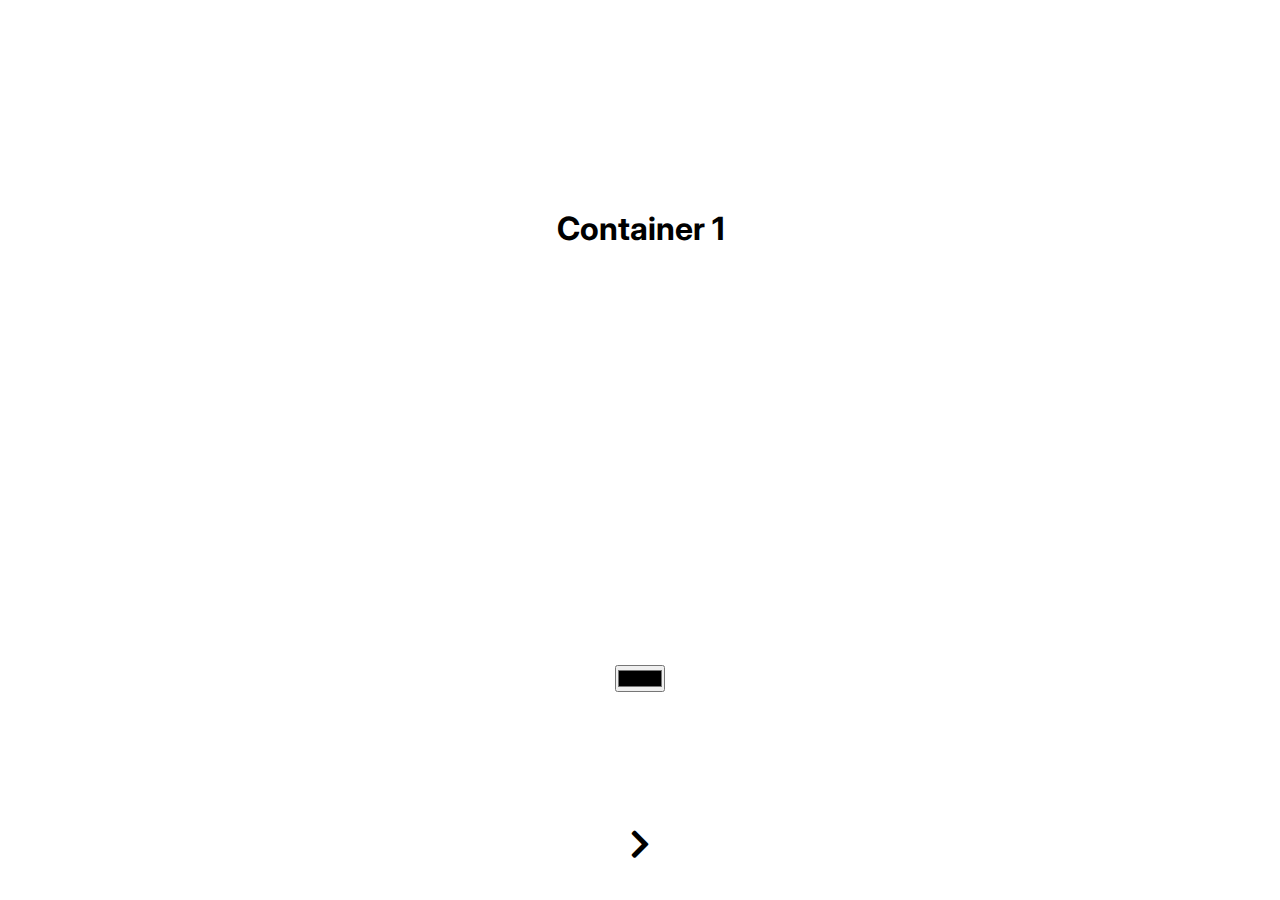
<file: carousel-color-picker/index.html>
<!DOCTYPE html>
<html>
  <head>
    <title>Sanjai R</title>
    <link
      rel="stylesheet"
      href="https://cdnjs.cloudflare.com/ajax/libs/font-awesome/5.15.3/css/all.min.css"
    />
    <link rel="stylesheet" href="assets/css/style.css" />
  </head>

  <body>
    <div class="root">
      
      <div class="container div1">
        <h1>Container 1</h1>
        <input type="color" id="colorPicker1" />
        <div class="carousel-navigation">
        <div class="left1">
          <i class="fas fa-chevron-left"></i>
        </div>
        <div class="right1">
          <i class="fas fa-chevron-right"></i>
        </div>
      </div>
      </div>
      <!--  -->
      <div class="container div2">
        <h1>Container 2</h1>
        <input type="color" id="colorPicker2" />
        <div class="carousel-navigation">
        <div class="left2">
          <i class="fas fa-chevron-left"></i>
        </div>
        <div class="right2">
          <i class="fas fa-chevron-right"></i>
        </div>
      </div>
      </div>
      <!--  -->
      <div class="container div3">
        <h1>Container 3</h1>
        <input type="color" id="colorPicker3" />
        <div class="carousel-navigation">
        <div class="left3">
          <i class="fas fa-chevron-left"></i>
        </div>
        <div class="right3">
          <i class="fas fa-chevron-right"></i>
        </div>
      </div>
      </div>
      <!--  -->
      <div class="container div4">
        <h1>Container 4</h1>
        <input type="color" id="colorPicker4" />
        <div class="carousel-navigation">
        <div class="left4">
          <i class="fas fa-chevron-left"></i>
        </div>
        <div class="right4">
          <i class="fas fa-chevron-right"></i>
        </div>
      </div>
      </div>
      <!--  -->
      <div class="container div5">
        <h1>Container 5</h1>
        <input type="color" id="colorPicker5" />
        <div class="carousel-navigation">
        <div class="left5">
          <i class="fas fa-chevron-left"></i>
        </div>
        <div class="right5">
          <i class="fas fa-chevron-right"></i>
        </div>
      </div>
      </div>
      <!--  -->
    </div>

    <script src="./assets/js/index.js"></script>
  </body>
</html>
</file>
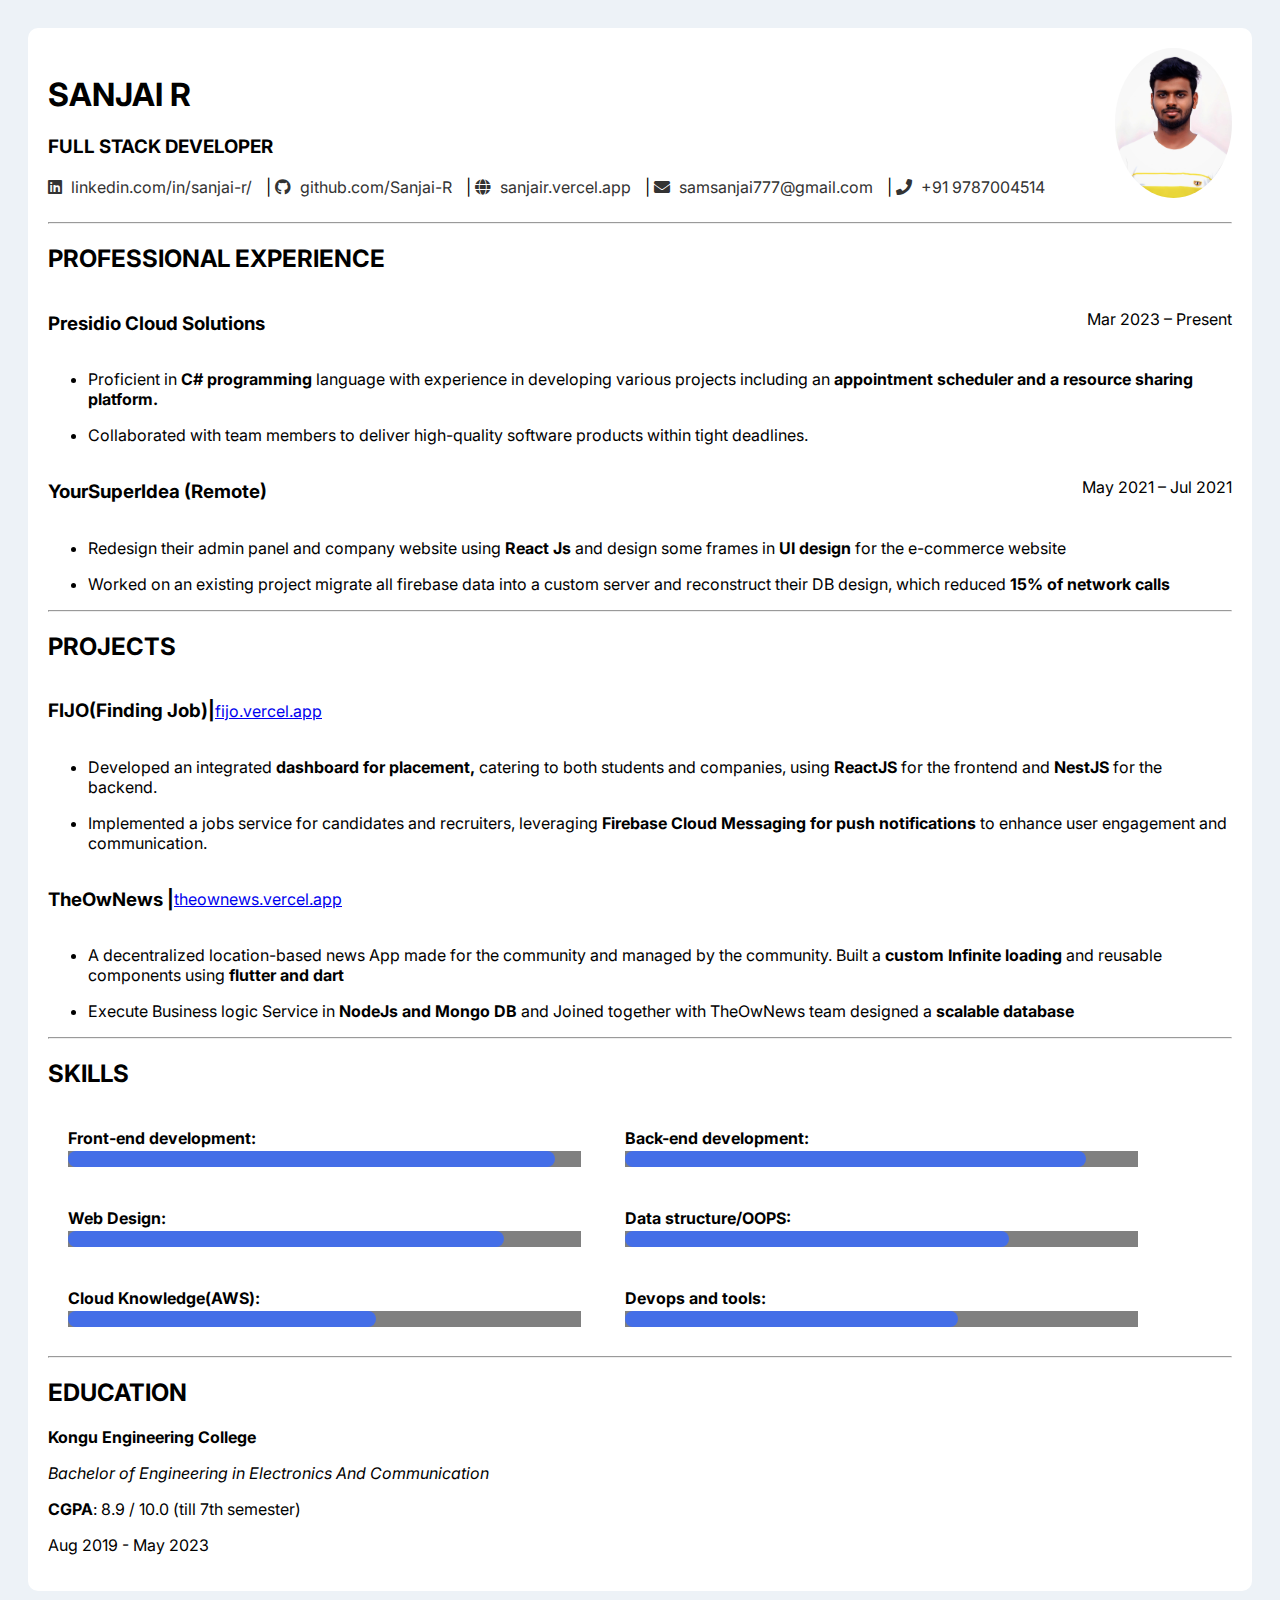
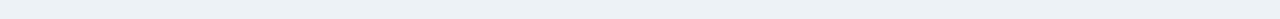
<file: Resume/index.html>
<!DOCTYPE html>
<html>
  <head>
    <title>Sanjai R</title>
    <link rel="stylesheet" href="assets/css/style.css" />
    <link
      rel="stylesheet"
      href="https://cdnjs.cloudflare.com/ajax/libs/font-awesome/5.15.3/css/all.min.css"
    />
  </head>

  <body>
    <div class="root">
      <header class="header">
        <div>
          <h1>SANJAI R</h1>
          <h3>FULL STACK DEVELOPER</h3>

          <nav>
            <div class="contact-links">
              <a href="https://www.linkedin.com/in/sanjai-r/">
                <i class="fab fa-linkedin"></i>
                linkedin.com/in/sanjai-r/
              </a>
              |
              <a href="https://github.com/Sanjai-R/">
                <i class="fab fa-github"></i>
                github.com/Sanjai-R
              </a>
              |
              <a href="https://sanjair.vercel.app/">
                <i class="fas fa-globe"></i>
                sanjair.vercel.app
              </a>
              |
              <a href="mailto:samsanjai777@gmail.com">
                <i class="fas fa-envelope"></i>
                samsanjai777@gmail.com
              </a>
              |
              <a href="tel:+91-9787004514">
                <i class="fas fa-phone"></i>
                +91 9787004514
              </a>
            </div>
          </nav>
        </div>
        <div>
          <img
            src="./assets/img/profile.jpeg"
            alt="Sanjai R"
            height="150px"
            width="150px"
            class="profile"
          />
        </div>
      </header>
      <hr />
      <main>
        <div class="container">
          <h2>PROFESSIONAL EXPERIENCE</h2>
          <section>
            <div class="comp-data">
              <h3>Presidio Cloud Solutions</h3>
              <p>Mar 2023 – Present</p>
            </div>

            <ul>
              <li>
                <p>
                  Proficient in <strong>C# programming</strong> language with
                  experience in developing various projects including an
                  <strong>
                    appointment scheduler and a resource sharing
                    platform.</strong
                  >
                </p>
              </li>
              <li>
                <p>
                  Collaborated with team members to deliver high-quality
                  software products within tight deadlines.
                </p>
              </li>
            </ul>
          </section>
          <section>
            <div class="comp-data">
              <h3>YourSuperIdea (Remote)</h3>
              <p>May 2021 – Jul 2021</p>
            </div>

            <ul>
              <li>
                <p>
                  Redesign their admin panel and company website using
                  <strong>React Js</strong>
                  and design some frames in <strong>UI design</strong> for the
                  e-commerce website
                </p>
              </li>
              <li>
                <p>
                  Worked on an existing project migrate all firebase data into a
                  custom server and reconstruct their DB design, which reduced
                  <strong>15% of network calls</strong>
                </p>
              </li>
            </ul>
          </section>
        </div>
        <hr />

        <div>
          <h2>PROJECTS</h2>
          <section>
            <div class="proj-data">
              <h3>FIJO(Finding Job)|</h3>
              <a href="fijo.vercel.app">fijo.vercel.app</a>
            </div>

            <ul>
              <li>
                <p>
                  Developed an integrated
                  <strong>dashboard for placement,</strong> catering to both
                  students and companies, using <strong>ReactJS </strong>for the
                  frontend and <strong>NestJS</strong> for the backend.
                </p>
              </li>
              <li>
                <p>
                  Implemented a jobs service for candidates and recruiters,
                  leveraging
                  <strong
                    >Firebase Cloud Messaging for push notifications</strong
                  >
                  to enhance user engagement and communication.
                </p>
              </li>
            </ul>
          </section>
          <section>
            <div class="proj-data">
              <h3>TheOwNews |</h3>
              <a href="theownews.vercel.app">theownews.vercel.app</a>
            </div>

            <ul>
              <li>
                <p>
                  A decentralized location-based news App made for the community
                  and managed by the community. Built a
                  <strong>custom Infinite loading</strong>
                  and reusable components using
                  <strong>flutter and dart</strong>
                </p>
              </li>
              <li>
                <p>
                  Execute Business logic Service in
                  <strong>NodeJs and Mongo DB</strong> and Joined together with
                  TheOwNews team designed a
                  <strong>scalable database</strong>
                </p>
              </li>
            </ul>
          </section>
        </div>

        <hr />

        <div class="skills">
          <h2>SKILLS</h2>

          <ul>
            <li>
              <span>Front-end development:</span>
              <progress value="0.95" max="1"></progress>
            </li>
            <li>
              <span>Back-end development:</span>
              <progress value="0.9" max="1"></progress>
            </li>
            <li>
              <span>Web Design:</span>
              <progress value="0.85" max="1"></progress>
            </li>
            <li>
              <span>Data structure/OOPS:</span>
              <progress value="0.75" max="1"></progress>
            </li>
            <li>
              <span>Cloud Knowledge(AWS):</span>
              <progress value="0.6" max="1"></progress>
            </li>
            <li>
              <span>Devops and tools:</span>
              <progress value="0.65" max="1"></progress>
            </li>
          </ul>
        </div>
        <hr />
        <section>
          <h2>EDUCATION</h2>
          <div class="edu">
            <div>
              <p><b>Kongu Engineering College</b></p>
              
              <p>
                <i>Bachelor of Engineering in Electronics And Communication</i>
              </p>
              <p><strong>CGPA</strong>: 8.9 / 10.0 (till 7th semester)</p>
            </div>
            <p>Aug 2019 - May 2023</p>
          </div>
        </section>
      </main>
    </div>
  </body>
</html>
</file>
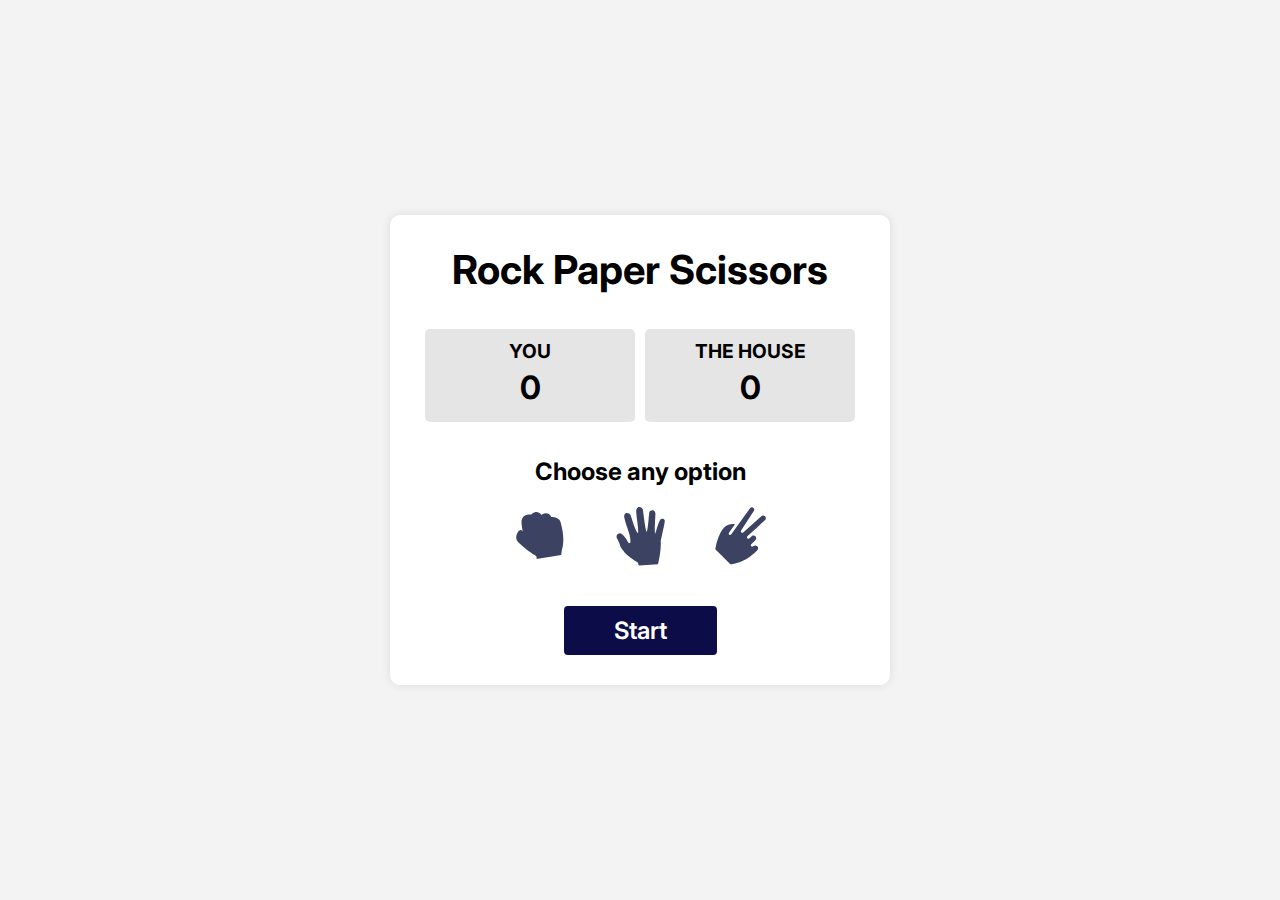
<file: rock-paper-scissors/index.html>
<!DOCTYPE html>
<html lang="en">
  <head>
    <meta charset="UTF-8" />
    <meta http-equiv="X-UA-Compatible" content="IE=edge" />
    <meta name="viewport" content="width=device-width, initial-scale=1.0" />
    <title>RPS Game</title>
    <link rel="stylesheet" href="assets/css/style.css" />
  </head>
  <body>
    <div class="container">
      <h1>Rock Paper Scissors</h1>
      <div class="score-board">
        <div class="score">
          <h2>YOU</h2>
          <h2 class="player_score">0</h2>
        </div>
        <div class="score">
          <h2>THE HOUSE</h2>
          <h2 class="house_score">0</h2>
        </div>
      </div>
      <h2 class="result-text"></h2>
      <h2>Choose any option</h2>
      <div class="score_header">
        <div class="choices">
          <div class="choice" id="r">
            <img src="assets/images/icon-rock.svg" alt="rock" />
          </div>
          <div class="choice" id="p">
            <img src="assets/images/icon-paper.svg" alt="paper" />
          </div>
          <div class="choice" id="s">
            <img src="assets/images/icon-scissors.svg" alt="scissors" />
          </div>
        </div>
      </div>
      <div class="start_container">
        <button class="button">Start</button>
      </div>
      <div class="game-board">
        <div class="player">
          <h2>YOU</h2>
          <div class="choice">
            <img src="assets/images/icon-rock.svg" alt="rock" />
          </div>
        </div>
        <div class="house">
          <h2>THE HOUSE</h2>
          <div class="choice">
            <img src="assets/images/icon-rock.svg" alt="rock" />
          </div>
        </div>
      </div>
    </div>
    <script src="assets/js/index.js"></script>
  </body>
</html>
</file>
<file: carousel-color-picker/assets/css/style.css>
@import url('https://fonts.googleapis.com/css2?family=Inter:wght@300;400;500;600;700;800&display=swap');

* {
    font-family: 'Inter', sans-serif;
    margin: 0;
    padding: 0;
    box-sizing: border-box;

}

html {
    scroll-snap-type: x mandatory;
    scroll-behavior: smooth;
}

.container {
    width: 100vw;
    height: 100vh;
    scroll-snap-align: start;
    display: grid;
    place-items: center;
    position: relative;
}

.root {
    display: flex;
    width: 500vw;

}
i{
    font-size: 2rem;
   
    cursor: pointer;
    transition: all 0.3s ease;
}
.left,
.right {
    cursor: pointer;
}

.carousel-navigation {
    position: absolute;
    bottom: 40px;
    left: 50%;
    transform: translateX(-50%);
    display: flex;
    gap: 10px;
}
</file>
<file: Resume/assets/css/style.css>
@import url('https://fonts.googleapis.com/css2?family=Inter:wght@300;400;500;600;700;800&display=swap');

* {
    font-family: 'Inter', sans-serif;

}


.profile {
    /* object-fit: contain; */
    width: 100%;
    border-radius: 70%;

}

body {
    background-color: #EDF2F7;
    padding: 20px;
}

.root {
    background-color: #fff;
    border-radius: 10px;
    padding: 20px;
}

.header {
    display: flex;
    justify-content: space-between;
    align-items: center;
    margin-bottom: 20px;
}

progress {
    height: 16px;
    width: 100%;
    margin: 0;
    -webkit-appearance: none;
    appearance: none;
    border: none;
    border-radius: 50%;
    background-color: #d8d8d8;
}


progress::-webkit-progress-value {
    background-color: #446ee7;
    border-radius: 20px;
}

progress::-moz-progress-bar {
    background-color: #446ee7;
    border-radius: 20px;
}

.skills li span {
    display: inline-block;
    width: 200px;
    margin-right: 10px;
    font-weight: bold;
    font-size: 16px;
}

.comp-data {
    display: flex;
    justify-content: space-between;
}

.proj-data {
    display: flex;
    align-items: center;
}

.skills li {
    margin: 20px 0;
    display: flex;
    align-items: center;
}

.skills ul {
    list-style: none;
    padding: 0;
    margin: 0;
}

.skills li {
    display: inline-block;
    width: 45%;

    margin: 10px;
    /* background-color: #f2f2f2; */
    padding: 10px;
    box-sizing: border-box;
}

.row {
    display: flex;
    width: 100%;
    justify-content: space-between;
}

.contact-links a {
    display: inline-block;
    margin-right: 10px;
    color: #333;
    text-decoration: none;
}

.contact-links a:hover {
    color: #446ee7;
}

.contact-links i {
    margin-right: 5px;
}



@media only screen and (max-device-width: 480px) {
    .header {
        flex-direction: column-reverse;
        align-items: center;
    }

    .header h1,
    .header h3 {
        text-align: center;
        font-size: 32px;
    }

    .header a {
        font-size: 24px;

    }

    .profile {
        height: 250px;
        width: 250px;
        object-fit: contain;
    }

    .comp-data,
    .proj-data {
        font-size: 32px;
        flex-wrap: wrap;

        text-align: center;
    }

    .comp-data h3 {
        font-weight: 700;
    }

    ul li p {
        font-size: 12px;
        word-spacing: 0.3rem;
    }

    .skills ul li span {
        font-size: 32px;
        width: 100%;
        margin-bottom: 25px;
    }

    .skills li {
        flex-direction: column;
        align-items: flex-start;
    }

    .edu p {
        font-size: 12px;
    }
}
</file>
<file: rock-paper-scissors/assets/css/style.css>
@import url('https://fonts.googleapis.com/css2?family=Inter:wght@300;400;500;600;700;800&display=swap');

* {
    font-family: 'Inter', sans-serif;
    box-sizing: border-box;
    margin: 0;
    padding: 0;
}

body {
    background-color: #f3f3f3;
    display: flex;
    justify-content: center;
    align-items: center;
    height: 100vh;
}

.container {
    text-align: center;
    background-color: #fff;
    border-radius: 10px;
    padding: 30px;
    max-width: 500px;
    width: 90%;
    box-shadow: 0px 0px 10px rgba(0, 0, 0, 0.1);
}

h1 {
    font-size: 2.5rem;
    margin-bottom: 30px;
}

.score-board {
    display: flex;
    justify-content: space-between;
    margin-bottom: 30px;
}

.score {
    flex: 1;
    padding: 10px;
    background-color: #e5e5e5;
    border-radius: 5px;
    margin: 5px;
}

.score h2 {
    font-size: 1.2rem;
    margin-bottom: 5px;
}

.score h2.player_score,
.score h2.house_score {
    font-size: 2rem;
    font-weight: bold;
}

.result-text {
    font-size: 1.5rem;
    margin-bottom: 20px;
}

.choices {
    display: flex;
    justify-content: center;
    margin-bottom: 30px;
}

.choice {
    background-color: #fff;
    width: 80px;
    height: 80px;
    border-radius: 50%;
    display: flex;
    justify-content: center;
    align-items: center;
    cursor: pointer;
    margin: 0 10px;
    transition: transform 0.3s ease-in-out;
}

.choice img {
    max-width: 100%;
}

.choice:hover {
    transform: scale(1.1);
}

.game-board {
    display: none;
    justify-content: center;
    align-items: center;
    margin-top: 30px;
}

.player,
.house {
    margin: 0 15px;
    display: flex;
    flex-direction: column;
    align-items: center;
}


h2 {
    font-size: 1.5rem;
    margin-bottom: 10px;
}

.start_container {
    margin-top: 30px;
}

.button {
    display: inline-block;
    padding: 10px 50px;
    font-size: 1.5rem;
    font-weight: 600;
    text-align: center;
    text-decoration: none;
    background-color: #0c0c48;
    color: #fff;
    border: none;
    border-radius: 4px;
    cursor: pointer;
    transition: background-color 0.3s ease-in-out;
}

.button:hover {
    background-color: #1d1d63;
}
</file>
